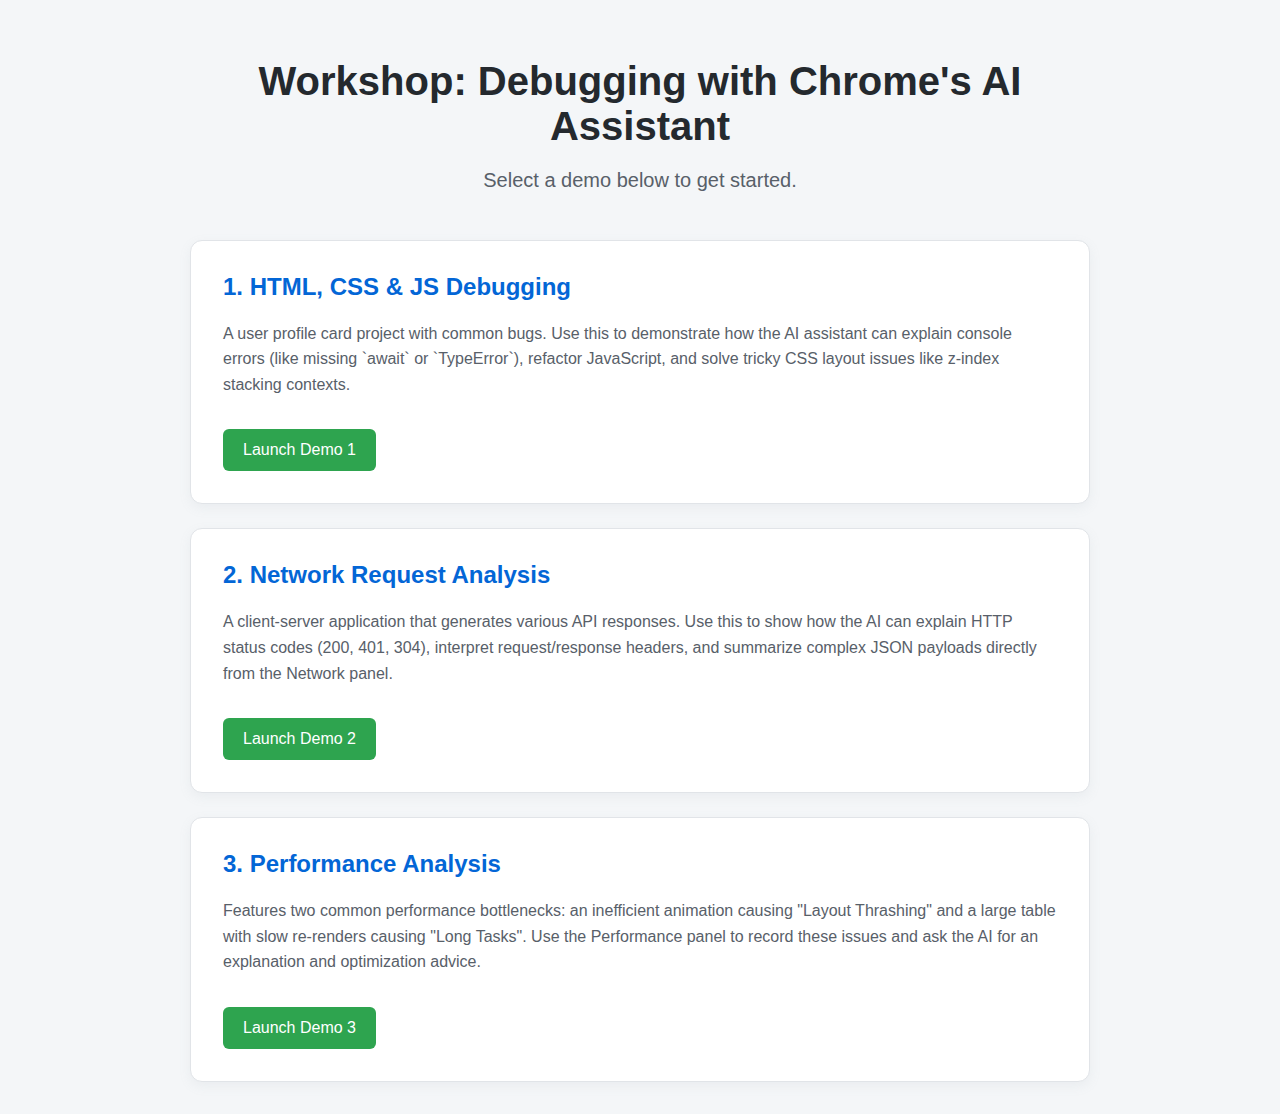
<file: index.html>
<!DOCTYPE html>
<html lang="en">
<head>
    <meta charset="UTF-8">
    <meta name="viewport" content="width=device-width, initial-scale=1.0">
    <title>Chrome AI Assistant - Workshop Demos</title>
    <link rel="stylesheet" href="./style.css">
</head>
<body>

<div class="container">
    <header>
        <h1>Workshop: Debugging with Chrome's AI Assistant</h1>
        <p>Select a demo below to get started.</p>
    </header>

    <main class="demo-grid">
        <!-- Demo 1: HTML, CSS & JS Debugging -->
        <div class="demo-card">
            <h2>1. HTML, CSS & JS Debugging</h2>
            <p>
                A user profile card project with common bugs. Use this to demonstrate how the AI assistant can explain
                console errors (like missing `await` or `TypeError`), refactor JavaScript, and solve tricky CSS layout
                issues like z-index stacking contexts.
            </p>
            <a href="./example-1-html-css-js/index.html" class="button">Launch Demo 1</a>
        </div>

        <!-- Demo 2: Network Request Analysis -->
        <div class="demo-card">
            <h2>2. Network Request Analysis</h2>
            <p>
                A client-server application that generates various API responses. Use this to show how the AI can
                explain HTTP status codes (200, 401, 304), interpret request/response headers, and summarize complex
                JSON payloads directly from the Network panel.
            </p>
            <a href="./example-2-network/index.html" class="button">Launch Demo 2</a>
        </div>

        <!-- Demo 3: Performance Analysis -->
        <div class="demo-card">
            <h2>3. Performance Analysis</h2>
            <p>
                Features two common performance bottlenecks: an inefficient animation causing "Layout Thrashing" and a
                large table with slow re-renders causing "Long Tasks". Use the Performance panel to record these issues
                and ask the AI for an explanation and optimization advice.
            </p>
            <a href="./example-3-performance/index.html" class="button">Launch Demo 3</a>
        </div>
    </main>
</div>

</body>
</html>
</file>
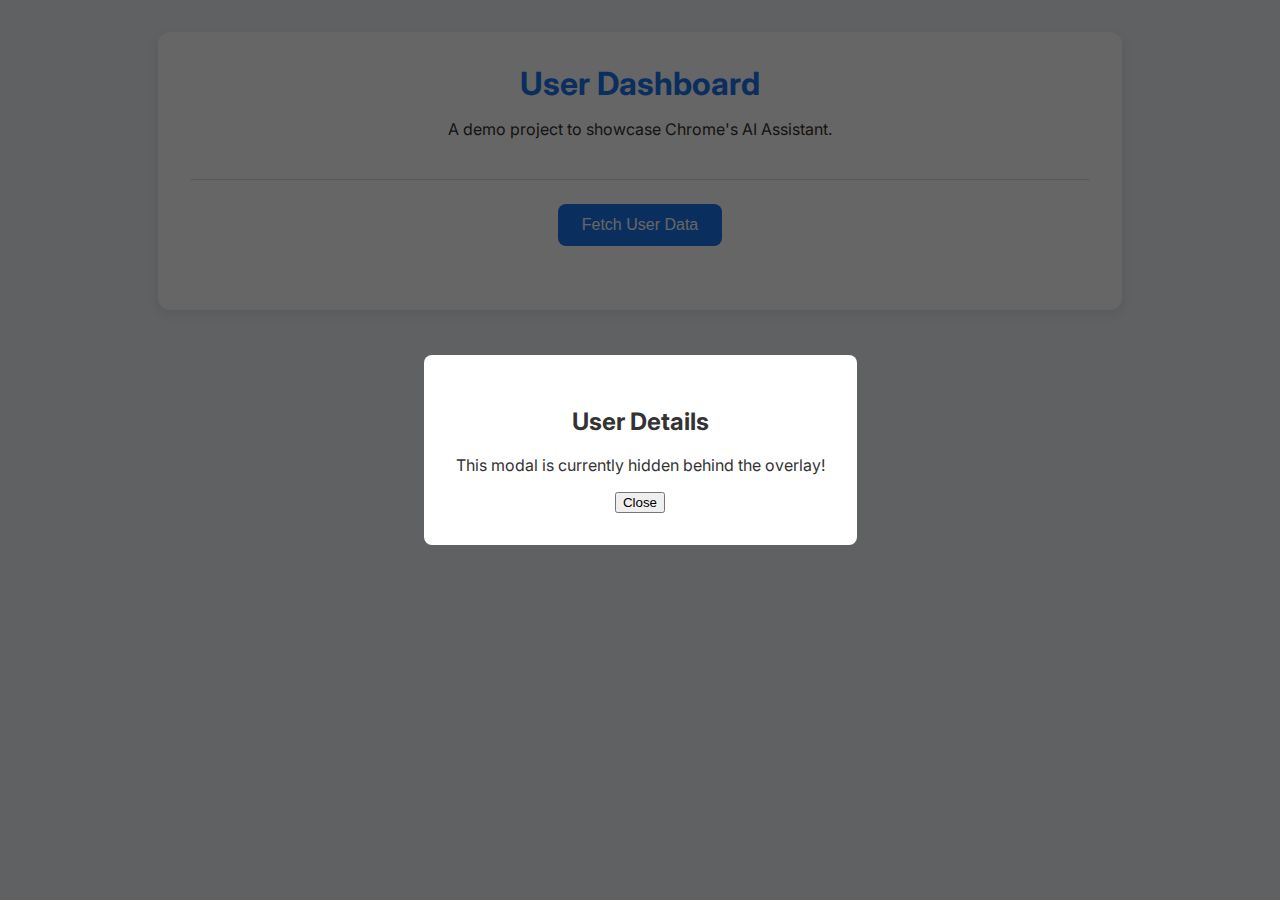
<file: example-1-html-css-js/index.html>
<!DOCTYPE html>
<html lang="en">
<head>
    <meta charset="UTF-8">
    <meta name="viewport" content="width=device-width, initial-scale=1.0">
    <title>AI Assistant Demo</title>
    <link rel="stylesheet" href="style.css">
    <link rel="preconnect" href="https://fonts.googleapis.com">
    <link rel="preconnect" href="https://fonts.gstatic.com" crossorigin>
    <link href="https://fonts.googleapis.com/css2?family=Inter:wght@400;500;700&display=swap" rel="stylesheet">
</head>
<body>

<div class="container">
    <header>
        <h1>User Dashboard</h1>
        <p>A demo project to showcase Chrome's AI Assistant.</p>
    </header>

    <main>
        <div class="controls">
            <button id="fetch-users-btn">Fetch User Data</button>
        </div>
        <div id="user-list-container">
            <!-- User cards will be injected here by JavaScript -->
        </div>
    </main>
</div>

<div id="modal-overlay" class="hidden">
    <div id="modal-content">
        <h2>User Details</h2>
        <p>This modal is currently hidden behind the overlay!</p>
        <button id="close-modal-btn">Close</button>
    </div>
</div>


<script src="main.js"></script>
</body>
</html>
</file>
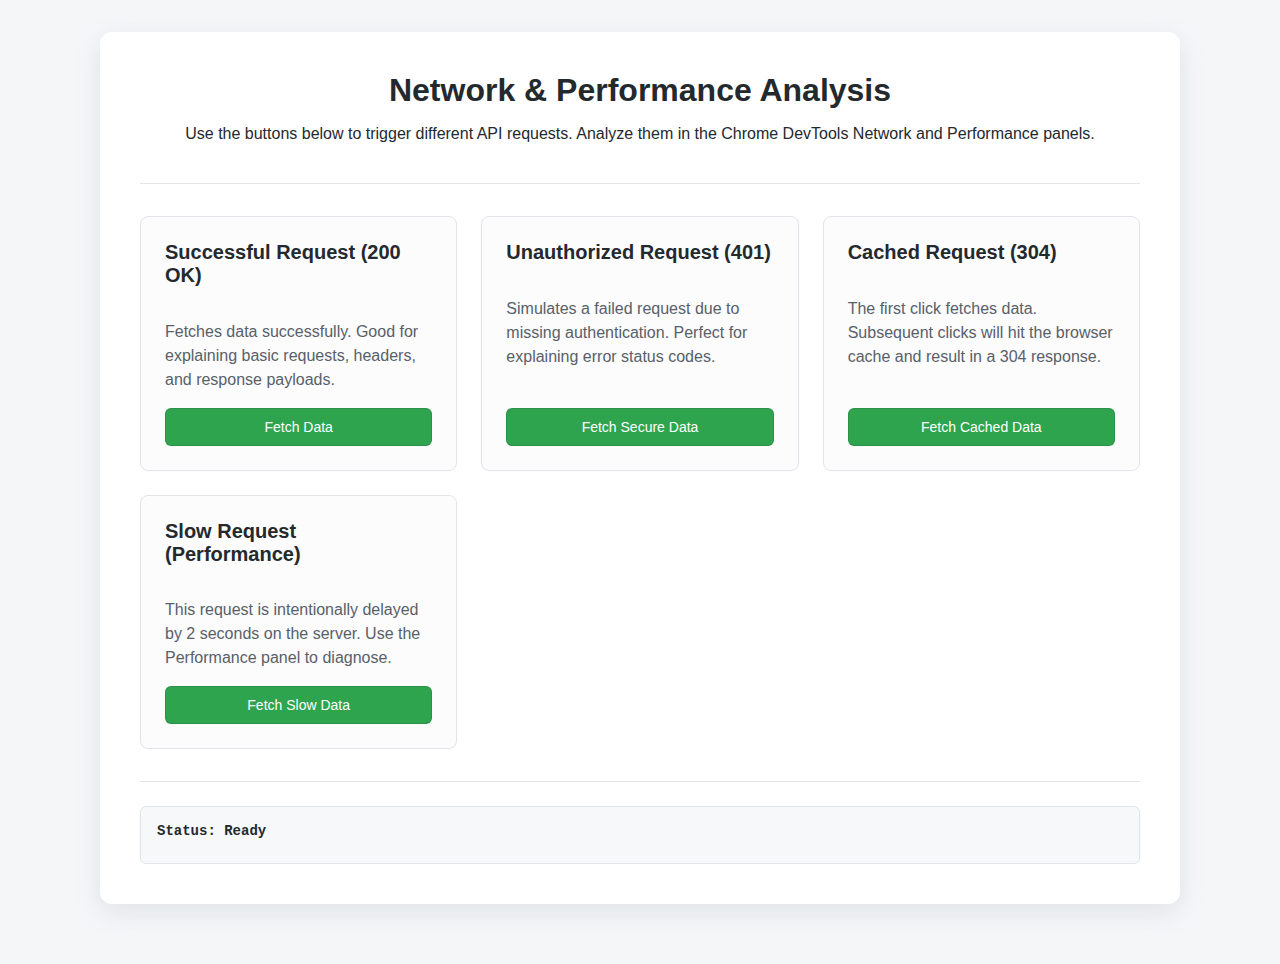
<file: example-2-network/index.html>
<!DOCTYPE html>
<html lang="en">
<head>
    <meta charset="UTF-8">
    <meta name="viewport" content="width=device-width, initial-scale=1.0">
    <title>Network & Performance Demo</title>
    <link rel="stylesheet" href="./style.css">
</head>
<body>

<div class="container">
    <header>
        <h1>Network & Performance Analysis</h1>
        <p>Use the buttons below to trigger different API requests. Analyze them in the Chrome DevTools Network and
            Performance panels.</p>
    </header>

    <main class="demo-grid">
        <!-- Demo 1: Successful Request -->
        <div class="demo-card">
            <h2>Successful Request (200 OK)</h2>
            <p>Fetches data successfully. Good for explaining basic requests, headers, and response payloads.</p>
            <button id="btn-success">Fetch Data</button>
        </div>

        <!-- Demo 2: Unauthorized Request -->
        <div class="demo-card">
            <h2>Unauthorized Request (401)</h2>
            <p>Simulates a failed request due to missing authentication. Perfect for explaining error status codes.</p>
            <button id="btn-unauthorized">Fetch Secure Data</button>
        </div>

        <!-- Demo 3: Cached Request -->
        <div class="demo-card">
            <h2>Cached Request (304)</h2>
            <p>The first click fetches data. Subsequent clicks will hit the browser cache and result in a 304
                response.</p>
            <button id="btn-cached">Fetch Cached Data</button>
        </div>

        <!-- Demo 4: Slow Request -->
        <div class="demo-card">
            <h2>Slow Request (Performance)</h2>
            <p>This request is intentionally delayed by 2 seconds on the server. Use the Performance panel to
                diagnose.</p>
            <button id="btn-slow">Fetch Slow Data</button>
        </div>
    </main>

    <footer>
        <div id="status-area">
            <p>Status: Ready</p>
            <pre id="response-output"></pre>
        </div>
    </footer>
</div>

<script src="main.js"></script>
</body>
</html>
</file>
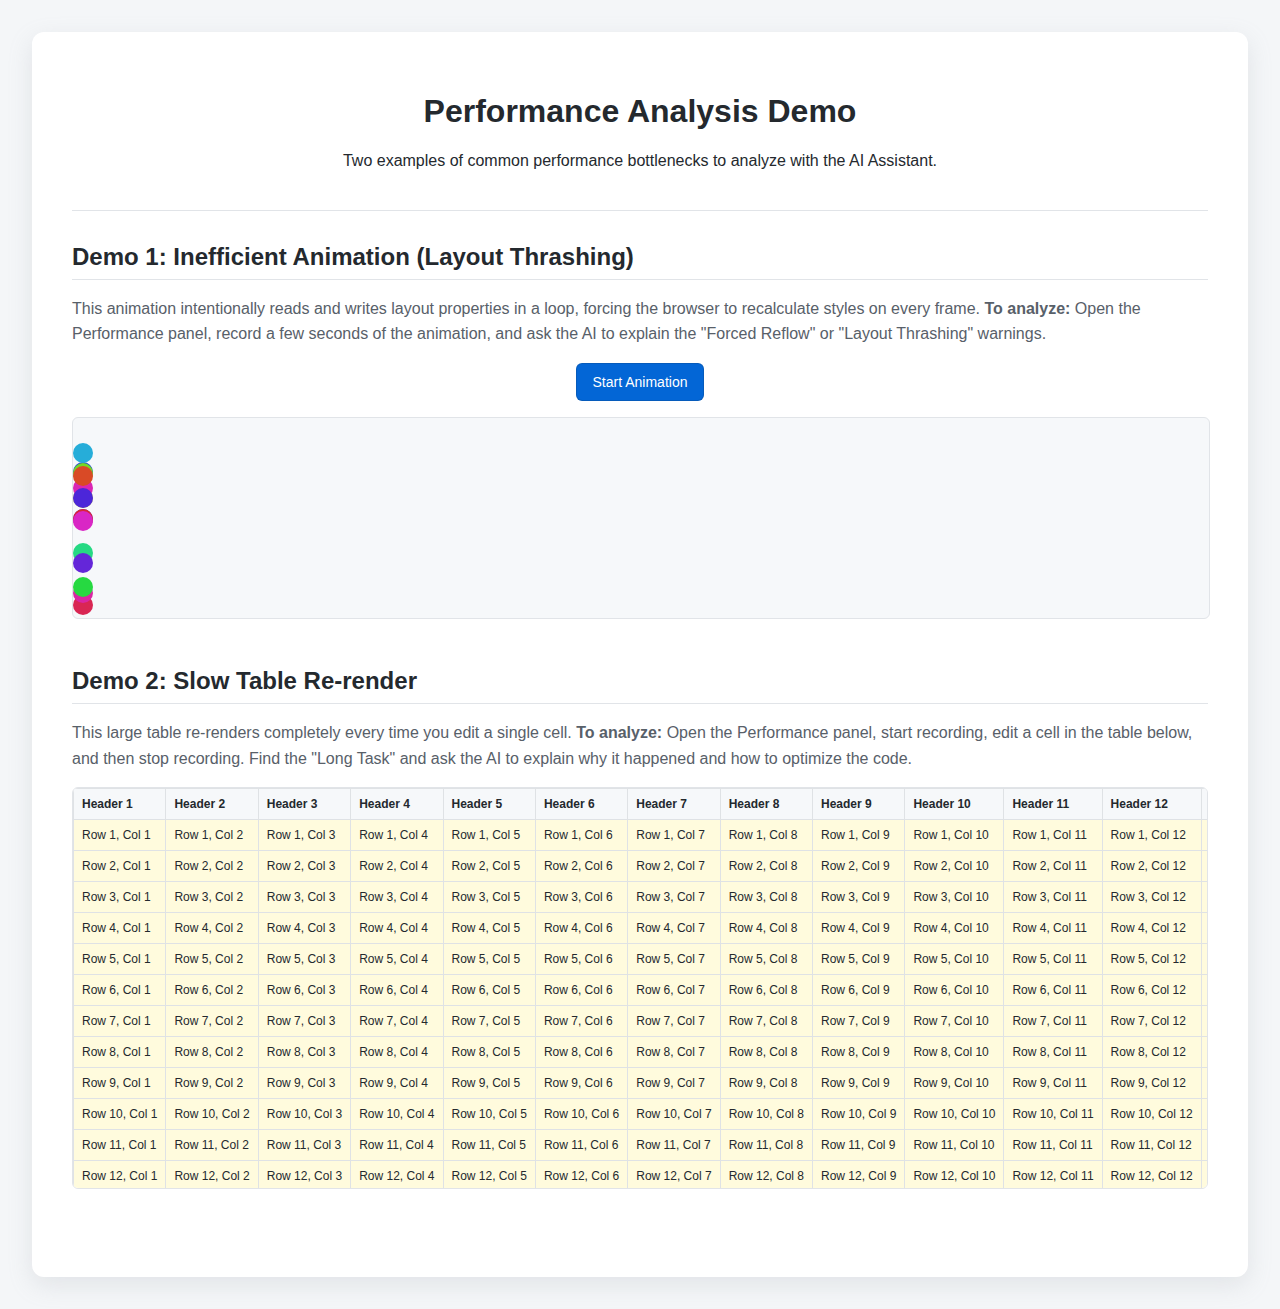
<file: example-3-performance/index.html>
<!DOCTYPE html>
<html lang="en">
<head>
    <meta charset="UTF-8">
    <meta name="viewport" content="width=device-width, initial-scale=1.0">
    <title>Performance Analysis Demo</title>
    <link rel="stylesheet" href="./style.css">
</head>
<body>

<div class="container">
    <header>
        <h1>Performance Analysis Demo</h1>
        <p>Two examples of common performance bottlenecks to analyze with the AI Assistant.</p>
    </header>

    <!-- Demo 1: Inefficient Animation -->
    <section class="demo-section">
        <h2>Demo 1: Inefficient Animation (Layout Thrashing)</h2>
        <p>
            This animation intentionally reads and writes layout properties in a loop, forcing the browser to recalculate styles on every frame.
            <strong>To analyze:</strong> Open the Performance panel, record a few seconds of the animation, and ask the AI to explain the "Forced Reflow" or "Layout Thrashing" warnings.
        </p>
        <div class="controls">
            <button id="toggle-animation-btn">Start Animation</button>
        </div>
        <div id="animation-container">
            <!-- Balls will be added here by JavaScript -->
        </div>
    </section>

    <!-- Demo 2: Slow Table Re-render -->
    <section class="demo-section">
        <h2>Demo 2: Slow Table Re-render</h2>
        <p>
            This large table re-renders completely every time you edit a single cell.
            <strong>To analyze:</strong> Open the Performance panel, start recording, edit a cell in the table below, and then stop recording. Find the "Long Task" and ask the AI to explain why it happened and how to optimize the code.
        </p>
        <div id="table-container">
            <!-- The large table will be generated here -->
        </div>
    </section>

</div>

<script type="module" src="main.js"></script>
</body>
</html>
</file>
<file: style.css>
body {
    font-family: -apple-system, BlinkMacSystemFont, "Segoe UI", Roboto, Helvetica, Arial, sans-serif;
    background-color: #f4f6f8;
    color: #24292e;
    margin: 0;
    padding: 2rem;
    display: flex;
    justify-content: center;
    align-items: flex-start;
    min-height: 100vh;
}

.container {
    max-width: 900px;
    width: 100%;
}

header {
    text-align: center;
    margin-bottom: 3rem;
}

header h1 {
    font-size: 2.5rem;
    margin-bottom: 0.5rem;
}

header p {
    font-size: 1.25rem;
    color: #586069;
}

.demo-grid {
    display: grid;
    grid-template-columns: 1fr;
    gap: 1.5rem;
}

.demo-card {
    background-color: #ffffff;
    border: 1px solid #e1e4e8;
    border-radius: 12px;
    padding: 2rem;
    box-shadow: 0 4px 12px rgba(149, 157, 165, 0.1);
    transition: transform 0.2s ease, box-shadow 0.2s ease;
}

.demo-card:hover {
    transform: translateY(-5px);
    box-shadow: 0 8px 24px rgba(149, 157, 165, 0.15);
}

.demo-card h2 {
    margin-top: 0;
    font-size: 1.5rem;
    color: #0366d6;
}

.demo-card p {
    color: #586069;
    line-height: 1.6;
}

.demo-card a.button {
    display: inline-block;
    margin-top: 1rem;
    background-color: #2ea44f;
    color: white;
    padding: 12px 20px;
    font-size: 1rem;
    font-weight: 500;
    border-radius: 6px;
    text-decoration: none;
    transition: background-color 0.2s cubic-bezier(0.3, 0, 0.5, 1);
}

.demo-card a.button:hover {
    background-color: #2c974b;
}
</file>
<file: example-1-html-css-js/style.css>
body {
    font-family: 'Inter', sans-serif;
    background-color: #f0f2f5;
    color: #333;
    margin: 0;
    padding: 2rem;
}

.container {
    max-width: 900px;
    margin: 0 auto;
    background-color: #ffffff;
    padding: 2rem;
    border-radius: 12px;
    box-shadow: 0 4px 12px rgba(0,0,0,0.08);
}

header {
    text-align: center;
    border-bottom: 1px solid #e0e0e0;
    padding-bottom: 1.5rem;
    margin-bottom: 1.5rem;
}

header h1 {
    margin: 0;
    color: #1a73e8;
}

/* Controls */
.controls {
    text-align: center;
    margin-bottom: 2rem;
}

#fetch-users-btn {
    background-color: #1a73e8;
    color: white;
    border: none;
    padding: 12px 24px;
    font-size: 16px;
    font-weight: 500;
    border-radius: 8px;
    cursor: pointer;
    transition: background-color 0.3s ease, box-shadow 0.3s ease;
}

#fetch-users-btn:hover {
    background-color: #185abc;
    box-shadow: 0 2px 8px rgba(0,0,0,0.15);
}

#user-list-container {
    display: grid;
    grid-template-columns: repeat(auto-fill, minmax(250px, 1fr));
    gap: 1.5rem;
    /* WORKSHOP DEMO: EXPLAIN CSS
      This is a good property to ask the AI about.
      "What does `align-content: start;` do in a grid layout?"
    */
    align-content: start;
}

.user-card {
    border: 1px solid #ddd;
    border-radius: 8px;
    padding: 1rem;
    background-color: #fafafa;
    cursor: pointer;
    transition: transform 0.2s ease, box-shadow 0.2s ease;
}

.user-card:hover {
    transform: translateY(-5px);
    box-shadow: 0 4px 12px rgba(0,0,0,0.1);
}

.user-card h3 {
    margin: 0 0 0.5rem 0;
    color: #333;
}

.user-card p {
    margin: 0;
    font-size: 14px;
    color: #666;
}

#modal-overlay {
    position: fixed;
    top: 0;
    left: 0;
    width: 100%;
    height: 100%;
    background-color: rgba(0, 0, 0, 0.6);
    display: flex;
    justify-content: center;
    align-items: center;
    z-index: 1000;
}

#modal-content {
    background: white;
    padding: 2rem;
    border-radius: 8px;
    text-align: center;
}

/* WORKSHOP DEMO: CSS DISPLAY BUG
  The parent container #modal-overlay has a `display: flex;` property.
  That overrides the display property of bellow .hidden class.
  That's why the modal is always visible and user can not interact with the page
*/
.hidden {
    display: none;
}
</file>
<file: example-2-network/style.css>
body {
    font-family: -apple-system, BlinkMacSystemFont, "Segoe UI", Roboto, Helvetica, Arial, sans-serif;
    background-color: #f4f6f8;
    color: #24292e;
    margin: 0;
    padding: 2rem;
    display: flex;
    justify-content: center;
    align-items: flex-start;
    min-height: 100vh;
}

.container {
    max-width: 1000px;
    width: 100%;
    background-color: #ffffff;
    padding: 2.5rem;
    border-radius: 12px;
    box-shadow: 0 8px 24px rgba(149, 157, 165, 0.2);
}

header {
    text-align: center;
    border-bottom: 1px solid #e1e4e8;
    padding-bottom: 1.5rem;
    margin-bottom: 2rem;
}

header h1 {
    margin: 0;
    font-size: 2rem;
}

.demo-grid {
    display: grid;
    grid-template-columns: repeat(auto-fit, minmax(300px, 1fr));
    gap: 1.5rem;
}

.demo-card {
    border: 1px solid #e1e4e8;
    border-radius: 8px;
    padding: 1.5rem;
    background-color: #fcfcfd;
    display: flex;
    flex-direction: column;
}

.demo-card h2 {
    margin-top: 0;
    font-size: 1.25rem;
}

.demo-card p {
    flex-grow: 1;
    color: #586069;
    line-height: 1.5;
}

button {
    background-color: #2ea44f;
    color: white;
    border: 1px solid rgba(27, 31, 35, 0.15);
    padding: 10px 16px;
    font-size: 14px;
    font-weight: 500;
    border-radius: 6px;
    cursor: pointer;
    transition: background-color 0.2s cubic-bezier(0.3, 0, 0.5, 1);
}

button:hover {
    background-color: #2c974b;
}

footer {
    margin-top: 2rem;
    padding-top: 1.5rem;
    border-top: 1px solid #e1e4e8;
}

#status-area {
    background-color: #f6f8fa;
    border: 1px solid #e1e4e8;
    border-radius: 6px;
    padding: 1rem;
    font-family: "SFMono-Regular", Consolas, "Liberation Mono", Menlo, monospace;
    font-size: 14px;
}

#status-area p {
    margin: 0 0 0.5rem 0;
    font-weight: bold;
}

#response-output {
    margin: 0;
    white-space: pre-wrap;
    word-wrap: break-word;
    color: #586069;
}
</file>
<file: example-3-performance/style.css>
body {
    font-family: -apple-system, BlinkMacSystemFont, "Segoe UI", Roboto, Helvetica, Arial, sans-serif;
    background-color: #f4f6f8;
    color: #24292e;
    margin: 0;
    padding: 2rem;
}

.container {
    max-width: 1200px;
    margin: 0 auto;
    background-color: #ffffff;
    padding: 2.5rem;
    border-radius: 12px;
    box-shadow: 0 8px 24px rgba(149, 157, 165, 0.2);
}

header {
    text-align: center;
    border-bottom: 1px solid #e1e4e8;
    padding-bottom: 1.5rem;
    margin-bottom: 2rem;
}

.demo-section {
    margin-bottom: 3rem;
}

.demo-section h2 {
    border-bottom: 1px solid #e1e4e8;
    padding-bottom: 0.5rem;
    margin-bottom: 1rem;
}

.demo-section p {
    line-height: 1.6;
    color: #586069;
}

.controls {
    text-align: center;
    margin-bottom: 1rem;
}

button {
    background-color: #0366d6;
    color: white;
    border: 1px solid rgba(27, 31, 35, 0.15);
    padding: 10px 16px;
    font-size: 14px;
    font-weight: 500;
    border-radius: 6px;
    cursor: pointer;
    transition: background-color 0.2s cubic-bezier(0.3, 0, 0.5, 1);
}

button:hover {
    background-color: #005cc5;
}

/* Animation Styles */
#animation-container {
    position: relative;
    width: 100%;
    height: 200px;
    background-color: #f6f8fa;
    border: 1px solid #e1e4e8;
    border-radius: 6px;
    overflow: hidden;
}

.ball {
    position: absolute;
    width: 20px;
    height: 20px;
    border-radius: 50%;
}

/* Table Styles */
#table-container {
    max-height: 400px;
    overflow: auto;
    border: 1px solid #e1e4e8;
    border-radius: 6px;
}

table {
    width: 100%;
    border-collapse: collapse;
    font-size: 12px;
}

th, td {
    border: 1px solid #dfe2e5;
    padding: 8px;
    text-align: left;
    white-space: nowrap;
}

th {
    background-color: #f6f8fa;
    position: sticky;
    top: 0;
}

td[contenteditable="true"] {
    background-color: #fffbdd;
    cursor: cell;
}
</file>
